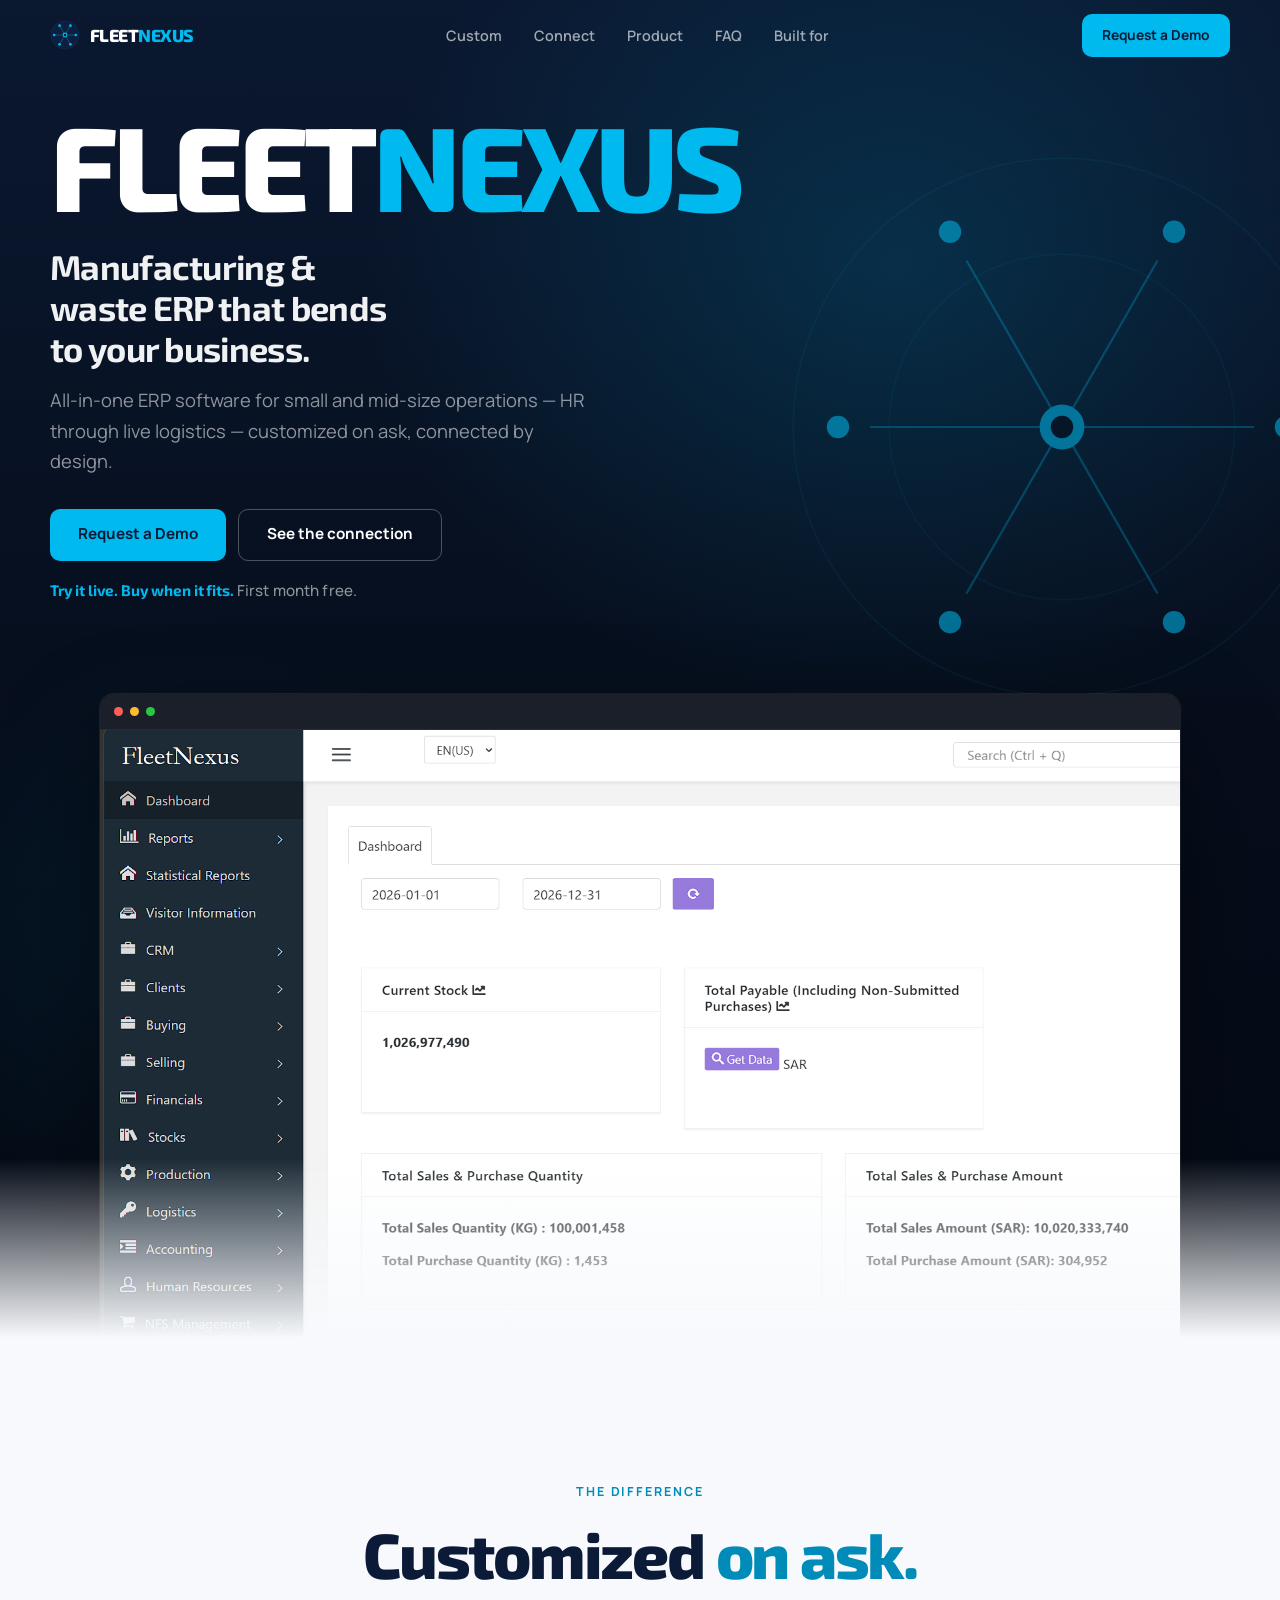
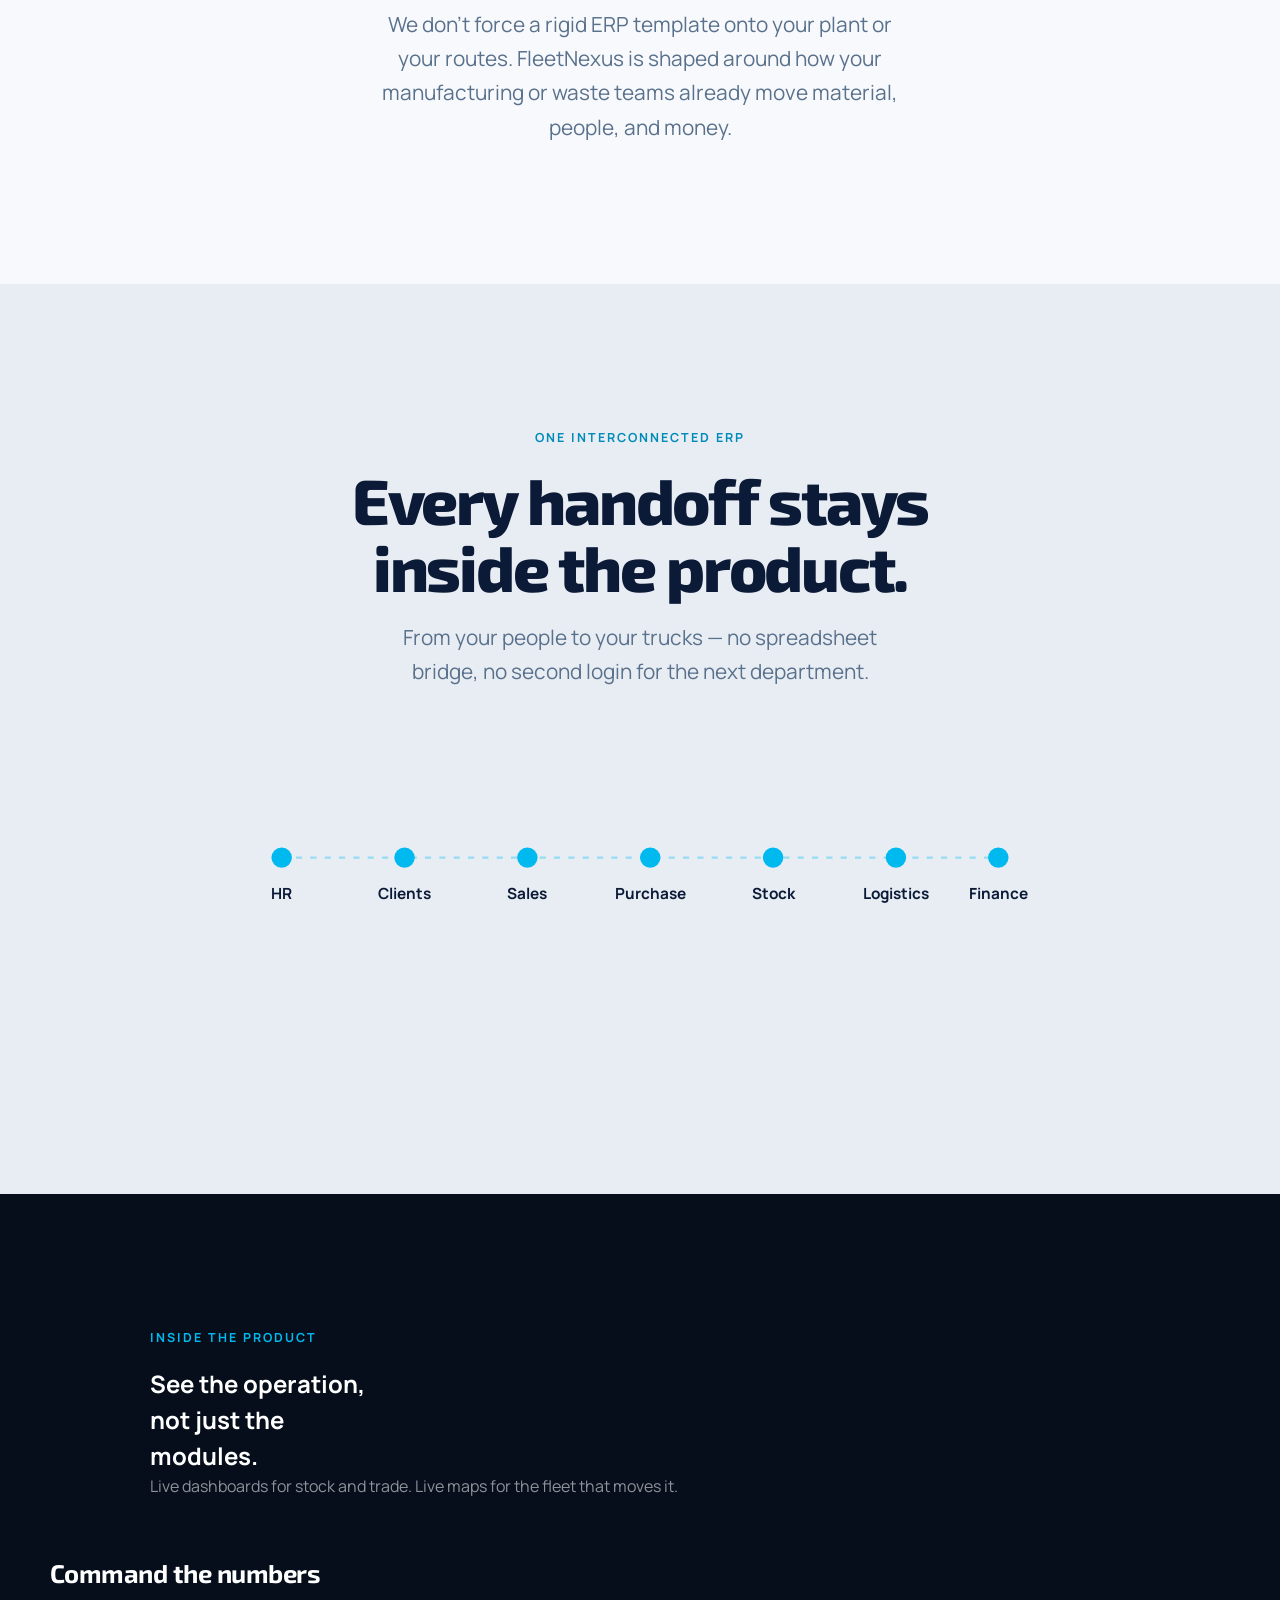
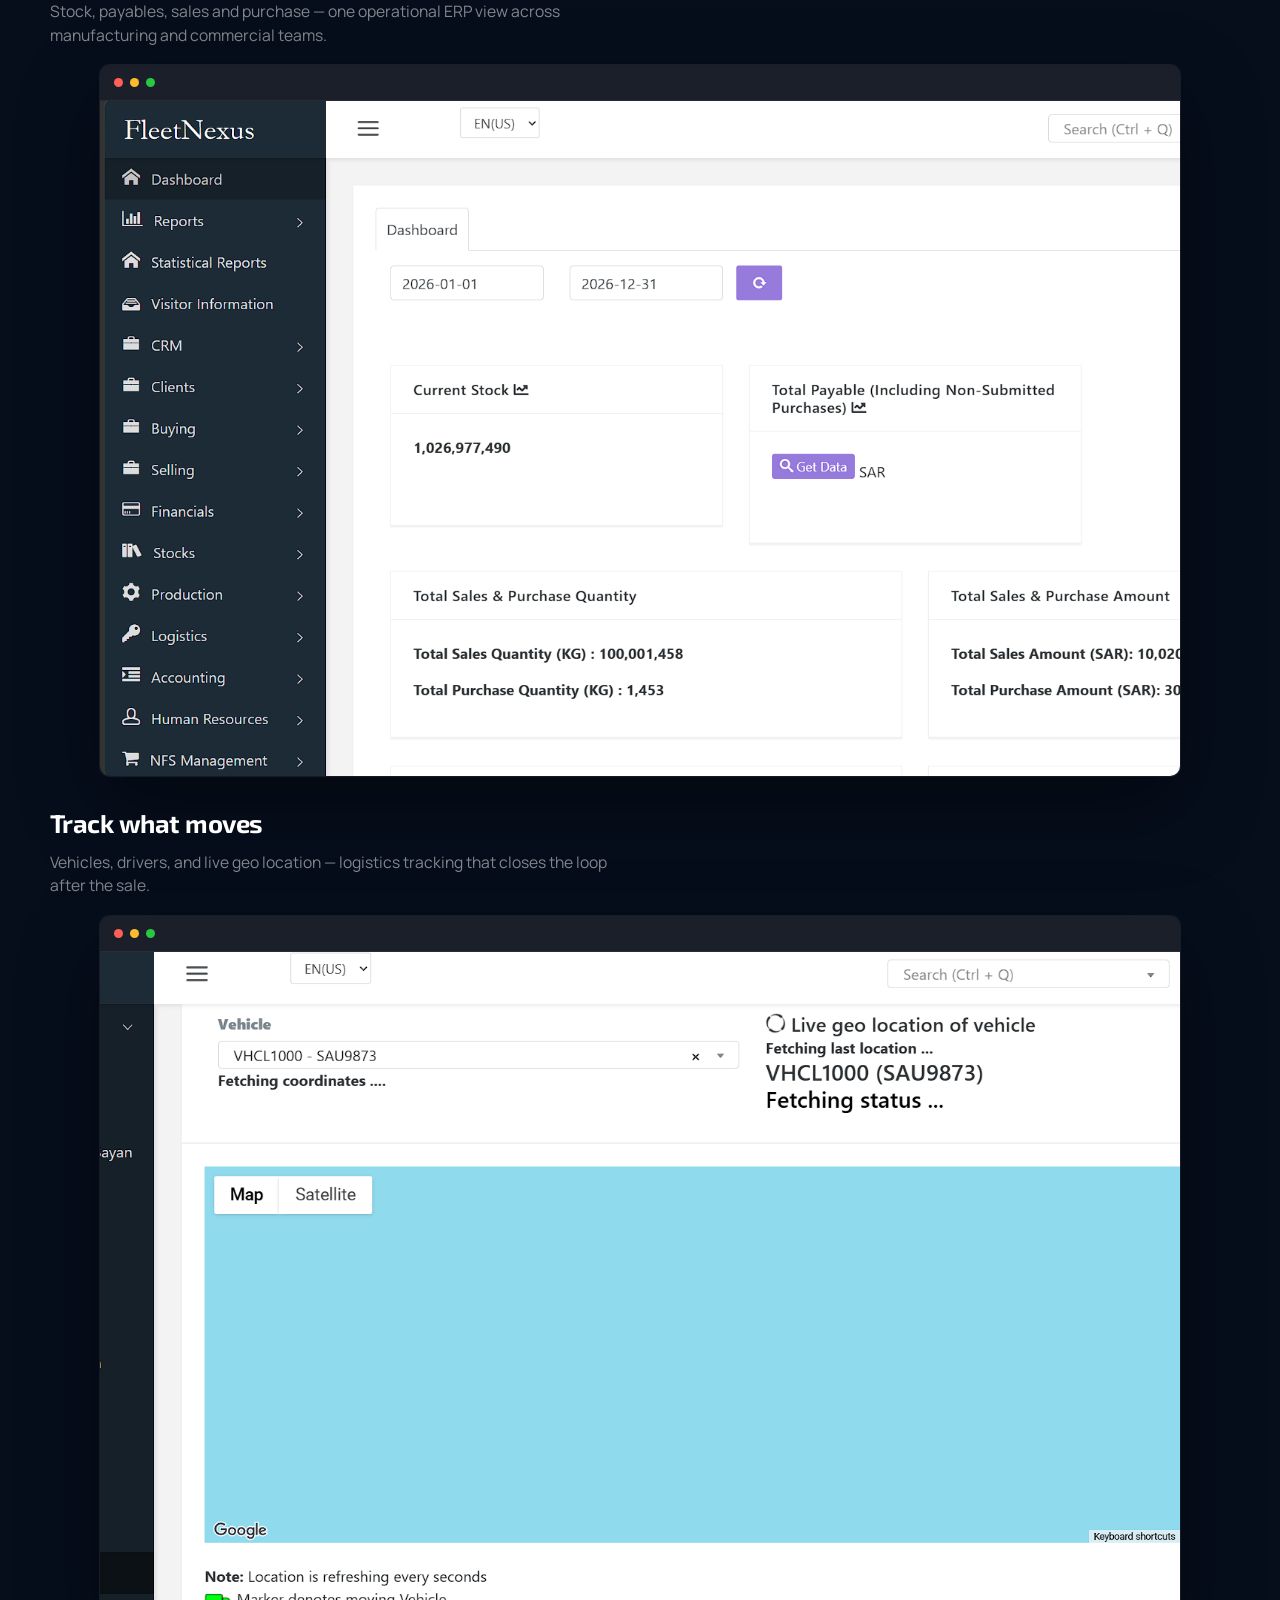
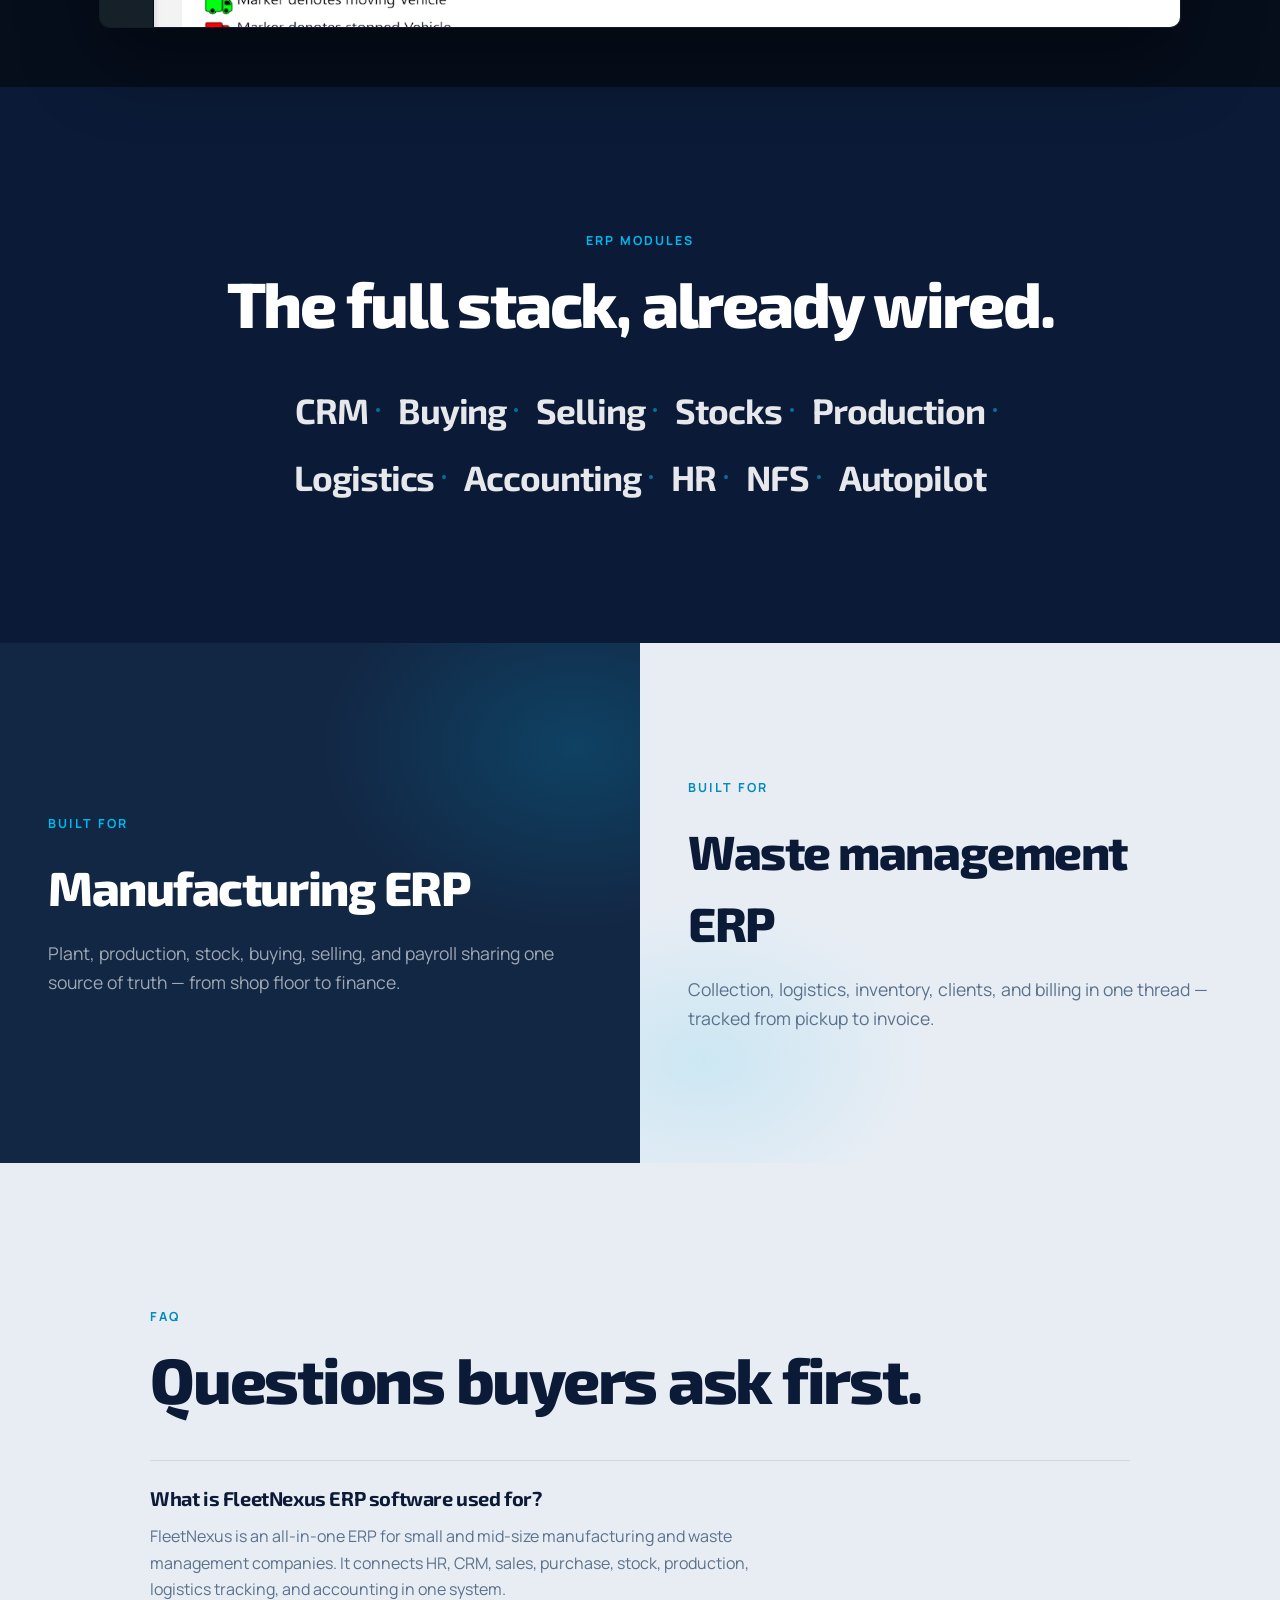
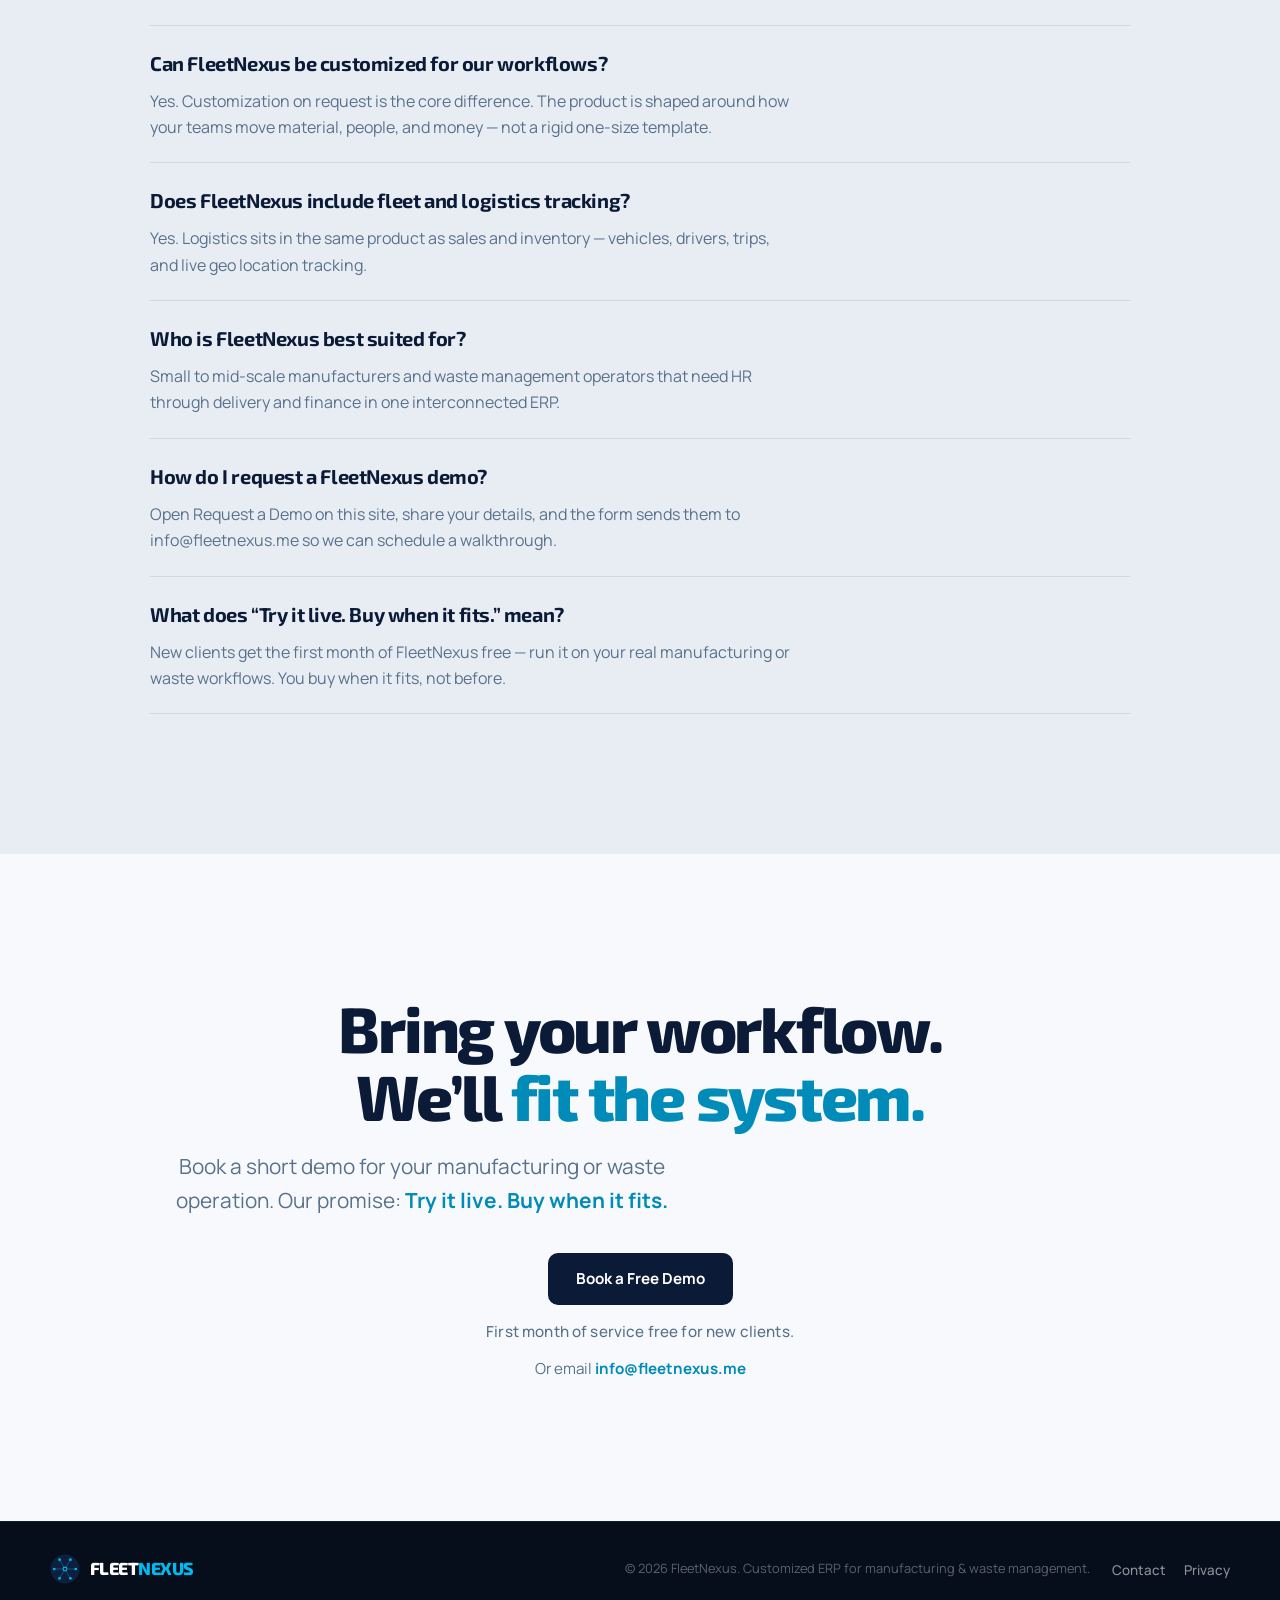
<file: index.html>
<!DOCTYPE html>
<html lang="en">
<head>
  <meta charset="UTF-8">
  <meta name="viewport" content="width=device-width, initial-scale=1">
  <title>FleetNexus | Manufacturing &amp; Waste Management ERP Software</title>
  <meta name="description" content="FleetNexus is a customized all-in-one ERP for small and mid-size manufacturing and waste management. Connect HR, CRM, sales, purchase, production, logistics tracking, inventory, and accounting in one system.">
  <meta name="robots" content="index, follow, max-image-preview:large, max-snippet:-1, max-video-preview:-1">
  <meta name="author" content="FleetNexus">
  <meta name="theme-color" content="#060E1C">
  <meta name="keywords" content="manufacturing ERP, waste management ERP, fleet logistics ERP, customized ERP software, inventory production accounting HR, small mid size ERP">
  <link rel="canonical" href="https://fleetnexus.me/">
  <link rel="alternate" hreflang="en" href="https://fleetnexus.me/">
  <link rel="icon" href="favicon.svg" type="image/svg+xml">
  <link rel="sitemap" type="application/xml" title="Sitemap" href="https://fleetnexus.me/sitemap.xml">

  <meta property="og:type" content="website">
  <meta property="og:url" content="https://fleetnexus.me/">
  <meta property="og:title" content="FleetNexus | Manufacturing &amp; Waste Management ERP Software">
  <meta property="og:description" content="Customized all-in-one ERP — HR to live logistics — for manufacturing and waste management operations.">
  <meta property="og:image" content="https://fleetnexus.me/og-image.svg">
  <meta property="og:image:alt" content="FleetNexus customized ERP for manufacturing and waste management">
  <meta property="og:site_name" content="FleetNexus">
  <meta property="og:locale" content="en_US">

  <meta name="twitter:card" content="summary_large_image">
  <meta name="twitter:title" content="FleetNexus | Manufacturing &amp; Waste Management ERP">
  <meta name="twitter:description" content="All-in-one interconnected ERP. Customized on request for manufacturing and waste management.">
  <meta name="twitter:image" content="https://fleetnexus.me/og-image.svg">

  <link rel="preconnect" href="https://fonts.googleapis.com">
  <link rel="preconnect" href="https://fonts.gstatic.com" crossorigin>
  <link rel="stylesheet" href="https://fonts.googleapis.com/css2?family=Exo+2:wght@700;800&family=Manrope:wght@400;500;600;700&display=swap">
  <link rel="stylesheet" href="css/styles.css">

  <script type="application/ld+json">
  {
    "@context": "https://schema.org",
    "@graph": [
      {
        "@type": "Organization",
        "@id": "https://fleetnexus.me/#organization",
        "name": "FleetNexus",
        "url": "https://fleetnexus.me/",
        "logo": {
          "@type": "ImageObject",
          "url": "https://fleetnexus.me/favicon.svg"
        },
        "email": "info@fleetnexus.me",
        "description": "Customized all-in-one ERP software for small and mid-size manufacturing and waste management companies.",
        "knowsAbout": [
          "Manufacturing ERP",
          "Waste management software",
          "Fleet logistics tracking",
          "Inventory and production",
          "HR and payroll",
          "Sales and procurement"
        ]
      },
      {
        "@type": "WebSite",
        "@id": "https://fleetnexus.me/#website",
        "url": "https://fleetnexus.me/",
        "name": "FleetNexus",
        "description": "Manufacturing and waste management ERP software — customized and fully interconnected.",
        "publisher": { "@id": "https://fleetnexus.me/#organization" },
        "inLanguage": "en",
        "potentialAction": {
          "@type": "CommunicateAction",
          "name": "Request a Demo",
          "target": "https://fleetnexus.me/#contact"
        }
      },
      {
        "@type": "WebPage",
        "@id": "https://fleetnexus.me/#webpage",
        "url": "https://fleetnexus.me/",
        "name": "FleetNexus | Manufacturing & Waste Management ERP Software",
        "isPartOf": { "@id": "https://fleetnexus.me/#website" },
        "about": { "@id": "https://fleetnexus.me/#organization" },
        "description": "Customized all-in-one ERP connecting HR, sales, purchase, production, logistics, and accounting for manufacturing and waste management.",
        "inLanguage": "en",
        "primaryImageOfPage": {
          "@type": "ImageObject",
          "url": "https://fleetnexus.me/assets/product-dashboard.png"
        }
      },
      {
        "@type": "SoftwareApplication",
        "@id": "https://fleetnexus.me/#software",
        "name": "FleetNexus",
        "applicationCategory": "BusinessApplication",
        "applicationSubCategory": "ERP Software",
        "operatingSystem": "Web",
        "url": "https://fleetnexus.me/",
        "image": "https://fleetnexus.me/assets/product-dashboard.png",
        "description": "Interconnected ERP covering HR, CRM, purchasing, sales, inventory, production, logistics tracking, and accounting — customized for manufacturing and waste management operations.",
        "featureList": [
          "HR and payroll",
          "CRM and clients",
          "Sales and purchase",
          "Inventory and warehouse",
          "Plant and production",
          "Live fleet logistics tracking",
          "Accounting and finance",
          "Customization on request"
        ],
        "offers": {
          "@type": "Offer",
          "price": "0",
          "priceCurrency": "USD",
          "description": "Try it live. Buy when it fits. — first month of FleetNexus service free for new clients"
        },
        "provider": { "@id": "https://fleetnexus.me/#organization" }
      },
      {
        "@type": "FAQPage",
        "@id": "https://fleetnexus.me/#faq",
        "mainEntity": [
          {
            "@type": "Question",
            "name": "What is FleetNexus ERP software used for?",
            "acceptedAnswer": {
              "@type": "Answer",
              "text": "FleetNexus is an all-in-one ERP for small and mid-size manufacturing and waste management companies. It connects HR, CRM, sales, purchase, stock, production, logistics tracking, and accounting in one system."
            }
          },
          {
            "@type": "Question",
            "name": "Can FleetNexus be customized for our workflows?",
            "acceptedAnswer": {
              "@type": "Answer",
              "text": "Yes. Customization on request is the core difference. FleetNexus is shaped around how your teams move material, people, and money — not a rigid one-size template."
            }
          },
          {
            "@type": "Question",
            "name": "Does FleetNexus include fleet and logistics tracking?",
            "acceptedAnswer": {
              "@type": "Answer",
              "text": "Yes. Logistics is part of the same product as sales and inventory, including vehicles, drivers, trips, and live geo location tracking."
            }
          },
          {
            "@type": "Question",
            "name": "Who is FleetNexus best suited for?",
            "acceptedAnswer": {
              "@type": "Answer",
              "text": "FleetNexus is built for small to mid-scale manufacturers and waste management operators that need HR through delivery and finance in one interconnected ERP."
            }
          },
          {
            "@type": "Question",
            "name": "How do I request a FleetNexus demo?",
            "acceptedAnswer": {
              "@type": "Answer",
              "text": "Use the Request a Demo form on fleetnexus.me. Your details are sent to info@fleetnexus.me and the team will follow up to schedule a walkthrough."
            }
          },
          {
            "@type": "Question",
            "name": "What does “Try it live. Buy when it fits.” mean?",
            "acceptedAnswer": {
              "@type": "Answer",
              "text": "New FleetNexus clients get the first month of service free so you can run the ERP on your real manufacturing or waste workflows. You buy when it fits — not before."
            }
          }
        ]
      }
    ]
  }
  </script>
</head>
<body>
  <a class="skip-link" href="#main">Skip to content</a>

  <svg xmlns="http://www.w3.org/2000/svg" style="position:absolute;width:0;height:0;overflow:hidden" aria-hidden="true">
    <symbol id="fn-icon" viewBox="0 0 100 100">
      <circle cx="50" cy="50" r="47" fill="#0D1E3F"/>
      <circle cx="50" cy="50" r="47" fill="none" stroke="#00BAEF" stroke-width="1.2" opacity="0.25"/>
      <line x1="50" y1="50" x2="86" y2="50" stroke="#00BAEF" stroke-width="1.6" opacity="0.75"/>
      <line x1="50" y1="50" x2="68" y2="19" stroke="#00BAEF" stroke-width="1.6" opacity="0.75"/>
      <line x1="50" y1="50" x2="32" y2="19" stroke="#00BAEF" stroke-width="1.6" opacity="0.75"/>
      <line x1="50" y1="50" x2="14" y2="50" stroke="#00BAEF" stroke-width="1.6" opacity="0.75"/>
      <line x1="50" y1="50" x2="32" y2="81" stroke="#00BAEF" stroke-width="1.6" opacity="0.75"/>
      <line x1="50" y1="50" x2="68" y2="81" stroke="#00BAEF" stroke-width="1.6" opacity="0.75"/>
      <circle cx="86" cy="50" r="4.5" fill="#00BAEF"/>
      <circle cx="68" cy="19" r="4.5" fill="#00BAEF"/>
      <circle cx="32" cy="19" r="4.5" fill="#00BAEF"/>
      <circle cx="14" cy="50" r="4.5" fill="#00BAEF"/>
      <circle cx="32" cy="81" r="4.5" fill="#00BAEF"/>
      <circle cx="68" cy="81" r="4.5" fill="#00BAEF"/>
      <circle cx="50" cy="50" r="8" fill="#00BAEF"/>
      <circle cx="50" cy="50" r="4.5" fill="#0D1E3F"/>
    </symbol>
  </svg>

  <header class="site-header" id="site-header">
    <div class="nav-inner">
      <a href="/" class="logo-mark" aria-label="FleetNexus home">
        <svg class="icon" aria-hidden="true"><use href="#fn-icon"/></svg>
        <span class="wordmark"><span class="fleet">FLEET</span><span class="nexus">NEXUS</span></span>
      </a>
      <nav aria-label="Primary">
        <ul class="nav-links">
          <li><a href="#custom">Custom</a></li>
          <li><a href="#connect">Connect</a></li>
          <li><a href="#product">Product</a></li>
          <li><a href="#faq">FAQ</a></li>
          <li><a href="#built-for">Built for</a></li>
        </ul>
      </nav>
      <button type="button" class="nav-cta" data-open-demo>Request a Demo</button>
      <button class="nav-toggle" type="button" id="nav-toggle" aria-expanded="false" aria-controls="mobile-panel" aria-label="Open menu">
        <span class="nav-toggle-bars" aria-hidden="true"><span></span><span></span><span></span></span>
      </button>
    </div>
    <div class="mobile-panel" id="mobile-panel" hidden>
      <a href="#custom">Custom</a>
      <a href="#connect">Connect</a>
      <a href="#product">Product</a>
      <a href="#faq">FAQ</a>
      <a href="#built-for">Built for</a>
      <button type="button" class="mobile-cta" data-open-demo>Request a Demo</button>
    </div>
  </header>

  <main id="main">
    <section class="hero" aria-labelledby="hero-heading">
      <div class="hero-atmosphere" aria-hidden="true"></div>
      <svg class="hero-network" viewBox="0 0 400 400" fill="none" aria-hidden="true">
        <circle cx="200" cy="200" r="168" stroke="rgba(0,186,239,0.12)" stroke-width="1"/>
        <circle cx="200" cy="200" r="108" stroke="rgba(0,186,239,0.1)" stroke-width="1"/>
        <line class="spoke" style="animation-delay:0.1s" x1="200" y1="200" x2="340" y2="200" stroke="#00BAEF" stroke-width="1.4" opacity="0.5"/>
        <line class="spoke" style="animation-delay:0.2s" x1="200" y1="200" x2="270" y2="78" stroke="#00BAEF" stroke-width="1.4" opacity="0.5"/>
        <line class="spoke" style="animation-delay:0.3s" x1="200" y1="200" x2="130" y2="78" stroke="#00BAEF" stroke-width="1.4" opacity="0.5"/>
        <line class="spoke" style="animation-delay:0.4s" x1="200" y1="200" x2="60" y2="200" stroke="#00BAEF" stroke-width="1.4" opacity="0.5"/>
        <line class="spoke" style="animation-delay:0.5s" x1="200" y1="200" x2="130" y2="322" stroke="#00BAEF" stroke-width="1.4" opacity="0.5"/>
        <line class="spoke" style="animation-delay:0.6s" x1="200" y1="200" x2="270" y2="322" stroke="#00BAEF" stroke-width="1.4" opacity="0.5"/>
        <circle class="node" cx="340" cy="200" r="7" fill="#00BAEF"/>
        <circle class="node" style="animation-delay:0.4s" cx="270" cy="78" r="7" fill="#00BAEF"/>
        <circle class="node" style="animation-delay:0.8s" cx="130" cy="78" r="7" fill="#00BAEF"/>
        <circle class="node" cx="60" cy="200" r="7" fill="#00BAEF"/>
        <circle class="node" style="animation-delay:0.4s" cx="130" cy="322" r="7" fill="#00BAEF"/>
        <circle class="node" style="animation-delay:0.8s" cx="270" cy="322" r="7" fill="#00BAEF"/>
        <circle cx="200" cy="200" r="14" fill="#00BAEF"/>
        <circle cx="200" cy="200" r="7" fill="#060E1C"/>
      </svg>

      <div class="hero-content">
        <p class="hero-brand"><span class="fleet">FLEET</span><span class="nexus">NEXUS</span></p>
        <h1 id="hero-heading">Manufacturing &amp; waste ERP that bends to your business.</h1>
        <p class="hero-sub">All-in-one ERP software for small and mid-size operations — HR through live logistics — customized on ask, connected by design.</p>
        <div class="hero-actions">
          <button type="button" class="btn btn-primary" data-open-demo>Request a Demo</button>
          <a class="btn btn-ghost" href="#connect">See the connection</a>
        </div>
        <p class="offer-line"><span class="offer-tag">Try it live. Buy when it fits.</span> First month free.</p>
      </div>

      <div class="hero-stage">
        <div class="device">
          <div class="device-bar" aria-hidden="true"><i></i><i></i><i></i></div>
          <img
            src="assets/product-dashboard.png"
            width="1600"
            height="900"
            alt="FleetNexus manufacturing ERP dashboard showing stock, sales, purchase and module navigation"
            fetchpriority="high"
          >
        </div>
      </div>
    </section>

    <section class="band usp center" id="custom" aria-labelledby="usp-heading">
      <div class="band-inner">
        <span class="eyebrow reveal">The difference</span>
        <h2 id="usp-heading" class="reveal">Customized <em>on ask.</em></h2>
        <p class="lead reveal">We don’t force a rigid ERP template onto your plant or your routes. FleetNexus is shaped around how your manufacturing or waste teams already move material, people, and money.</p>
      </div>
    </section>

    <section class="band flow" id="connect" aria-labelledby="flow-heading">
      <div class="band-inner center">
        <span class="eyebrow reveal">One interconnected ERP</span>
        <h2 id="flow-heading" class="reveal">Every handoff stays inside the product.</h2>
        <p class="lead reveal">From your people to your trucks — no spreadsheet bridge, no second login for the next department.</p>

        <div class="flow-diagram reveal" aria-hidden="true">
          <svg viewBox="0 0 840 220" fill="none" xmlns="http://www.w3.org/2000/svg">
            <path d="M70 110 H770" stroke="#00BAEF" stroke-width="2" stroke-opacity="0.35" stroke-dasharray="6 8"/>
            <g font-family="Exo 2, sans-serif" font-weight="700" font-size="15" text-anchor="middle">
              <circle cx="70" cy="110" r="10" fill="#00BAEF"/>
              <text x="70" y="150" fill="#0B1A36">HR</text>
              <circle cx="190" cy="110" r="10" fill="#00BAEF"/>
              <text x="190" y="150" fill="#0B1A36">Clients</text>
              <circle cx="310" cy="110" r="10" fill="#00BAEF"/>
              <text x="310" y="150" fill="#0B1A36">Sales</text>
              <circle cx="430" cy="110" r="10" fill="#00BAEF"/>
              <text x="430" y="150" fill="#0B1A36">Purchase</text>
              <circle cx="550" cy="110" r="10" fill="#00BAEF"/>
              <text x="550" y="150" fill="#0B1A36">Stock</text>
              <circle cx="670" cy="110" r="10" fill="#00BAEF"/>
              <text x="670" y="150" fill="#0B1A36">Logistics</text>
              <circle cx="770" cy="110" r="10" fill="#00BAEF"/>
              <text x="770" y="150" fill="#0B1A36">Finance</text>
            </g>
          </svg>
        </div>
        <p class="flow-caption reveal">Built for small to mid-scale manufacturers and waste management operators who need the whole chain in one ERP.</p>
      </div>
    </section>

    <section class="showcase" id="product" aria-labelledby="product-heading">
      <div class="band-inner">
        <span class="eyebrow reveal">Inside the product</span>
        <h2 id="product-heading" class="reveal">See the operation, not just the modules.</h2>
        <p class="lead reveal">Live dashboards for stock and trade. Live maps for the fleet that moves it.</p>
      </div>

      <div class="showcase-grid">
        <article class="shot reveal">
          <h3 class="shot-label">Command the numbers</h3>
          <p class="shot-desc">Stock, payables, sales and purchase — one operational ERP view across manufacturing and commercial teams.</p>
          <div class="device">
            <div class="device-bar" aria-hidden="true"><i></i><i></i><i></i></div>
            <img
              src="assets/product-dashboard.png"
              width="1600"
              height="900"
              alt="FleetNexus ERP dashboard overview of stock and commercial KPIs"
              loading="lazy"
            >
          </div>
        </article>

        <article class="shot shot-map reveal">
          <h3 class="shot-label">Track what moves</h3>
          <p class="shot-desc">Vehicles, drivers, and live geo location — logistics tracking that closes the loop after the sale.</p>
          <div class="device">
            <div class="device-bar" aria-hidden="true"><i></i><i></i><i></i></div>
            <img
              src="assets/product-vehicles-map.png"
              width="1600"
              height="900"
              alt="FleetNexus logistics ERP vehicles map with live fleet geo tracking"
              loading="lazy"
            >
          </div>
        </article>
      </div>
    </section>

    <section class="band modules" id="modules" aria-labelledby="modules-heading">
      <div class="band-inner">
        <span class="eyebrow reveal">ERP modules</span>
        <h2 id="modules-heading" class="reveal">The full stack, already wired.</h2>
        <div class="module-cloud reveal" aria-label="FleetNexus ERP modules">
          <span>CRM</span>
          <span>Buying</span>
          <span>Selling</span>
          <span>Stocks</span>
          <span>Production</span>
          <span>Logistics</span>
          <span>Accounting</span>
          <span>HR</span>
          <span>NFS</span>
          <span>Autopilot</span>
        </div>
      </div>
    </section>

    <section class="audience" id="built-for" aria-label="Who FleetNexus ERP is built for">
      <div class="audience-panel">
        <div class="inner reveal">
          <span class="eyebrow">Built for</span>
          <h3>Manufacturing ERP</h3>
          <p>Plant, production, stock, buying, selling, and payroll sharing one source of truth — from shop floor to finance.</p>
        </div>
      </div>
      <div class="audience-panel">
        <div class="inner reveal">
          <span class="eyebrow">Built for</span>
          <h3>Waste management ERP</h3>
          <p>Collection, logistics, inventory, clients, and billing in one thread — tracked from pickup to invoice.</p>
        </div>
      </div>
    </section>

    <section class="band faq" id="faq" aria-labelledby="faq-heading">
      <div class="band-inner">
        <span class="eyebrow reveal">FAQ</span>
        <h2 id="faq-heading" class="reveal">Questions buyers ask first.</h2>
        <div class="faq-list">
          <article class="faq-item reveal">
            <h3>What is FleetNexus ERP software used for?</h3>
            <p>FleetNexus is an all-in-one ERP for small and mid-size manufacturing and waste management companies. It connects HR, CRM, sales, purchase, stock, production, logistics tracking, and accounting in one system.</p>
          </article>
          <article class="faq-item reveal">
            <h3>Can FleetNexus be customized for our workflows?</h3>
            <p>Yes. Customization on request is the core difference. The product is shaped around how your teams move material, people, and money — not a rigid one-size template.</p>
          </article>
          <article class="faq-item reveal">
            <h3>Does FleetNexus include fleet and logistics tracking?</h3>
            <p>Yes. Logistics sits in the same product as sales and inventory — vehicles, drivers, trips, and live geo location tracking.</p>
          </article>
          <article class="faq-item reveal">
            <h3>Who is FleetNexus best suited for?</h3>
            <p>Small to mid-scale manufacturers and waste management operators that need HR through delivery and finance in one interconnected ERP.</p>
          </article>
          <article class="faq-item reveal">
            <h3>How do I request a FleetNexus demo?</h3>
            <p>Open Request a Demo on this site, share your details, and the form sends them to info@fleetnexus.me so we can schedule a walkthrough.</p>
          </article>
          <article class="faq-item reveal">
            <h3>What does “Try it live. Buy when it fits.” mean?</h3>
            <p>New clients get the first month of FleetNexus free — run it on your real manufacturing or waste workflows. You buy when it fits, not before.</p>
          </article>
        </div>
      </div>
    </section>

    <section class="band cta" id="contact" aria-labelledby="contact-heading">
      <div class="band-inner">
        <h2 id="contact-heading" class="reveal">Bring your workflow.<br>We’ll <em>fit the system.</em></h2>
        <p class="lead reveal">Book a short demo for your manufacturing or waste operation. Our promise: <strong>Try it live. Buy when it fits.</strong></p>
        <button type="button" class="btn btn-solid reveal" data-open-demo>Book a Free Demo</button>
        <p class="offer-line offer-line--dark reveal">First month of service free for new clients.</p>
        <p class="cta-mail reveal">Or email <a href="mailto:info@fleetnexus.me">info@fleetnexus.me</a></p>
      </div>
    </section>
  </main>

  <footer class="site-footer">
    <div class="footer-inner">
      <a href="/" class="logo-mark" aria-label="FleetNexus home">
        <svg class="icon" aria-hidden="true"><use href="#fn-icon"/></svg>
        <span class="wordmark"><span class="fleet">FLEET</span><span class="nexus">NEXUS</span></span>
      </a>
      <div class="footer-meta">
        <p class="footer-text">&copy; 2026 FleetNexus. Customized ERP for manufacturing &amp; waste management.</p>
        <ul class="footer-links">
          <li><button type="button" class="footer-link-btn" data-open-demo>Contact</button></li>
          <li><a href="privacy.html">Privacy</a></li>
        </ul>
      </div>
    </div>
  </footer>

  <div class="demo-modal" id="demo-modal" aria-hidden="true" role="dialog" aria-modal="true" aria-labelledby="demo-modal-title">
    <div class="demo-modal__backdrop" data-close-demo tabindex="-1"></div>
    <div class="demo-modal__panel">
      <button type="button" class="demo-modal__close" data-close-demo aria-label="Close dialog">&times;</button>
      <h2 class="demo-modal__title" id="demo-modal-title">Request a Demo</h2>
      <p class="demo-modal__sub"><strong>Try it live. Buy when it fits.</strong> — first month free for new clients. We’ll reply from info@fleetnexus.me.</p>
      <form class="demo-form" id="demo-form" novalidate>
        <input class="demo-form__honey" type="text" name="_honey" tabindex="-1" autocomplete="off" aria-hidden="true">
        <label>
          Full name *
          <input type="text" name="name" required autocomplete="name" placeholder="Your name">
        </label>
        <label>
          Work email *
          <input type="email" name="email" required autocomplete="email" placeholder="you@company.com">
        </label>
        <label>
          Company
          <input type="text" name="company" autocomplete="organization" placeholder="Company name">
        </label>
        <label>
          Phone
          <input type="tel" name="phone" autocomplete="tel" placeholder="+1 …">
        </label>
        <label>
          Industry
          <select name="industry">
            <option value="">Select…</option>
            <option value="Manufacturing">Manufacturing</option>
            <option value="Waste management">Waste management</option>
            <option value="Logistics / distribution">Logistics / distribution</option>
            <option value="Other">Other</option>
          </select>
        </label>
        <label>
          What should we cover?
          <textarea name="message" placeholder="Team size, modules you care about, or customization needs…"></textarea>
        </label>
        <button type="submit" class="btn btn-solid demo-form__submit" id="demo-submit">Send demo request</button>
        <p class="demo-form__status" id="demo-form-status" role="status" aria-live="polite"></p>
        <p class="demo-form__note">Submitted to info@fleetnexus.me. We use your details only to respond about FleetNexus.</p>
      </form>
    </div>
  </div>

  <script src="js/main.js" defer></script>
</body>
</html>
</file>
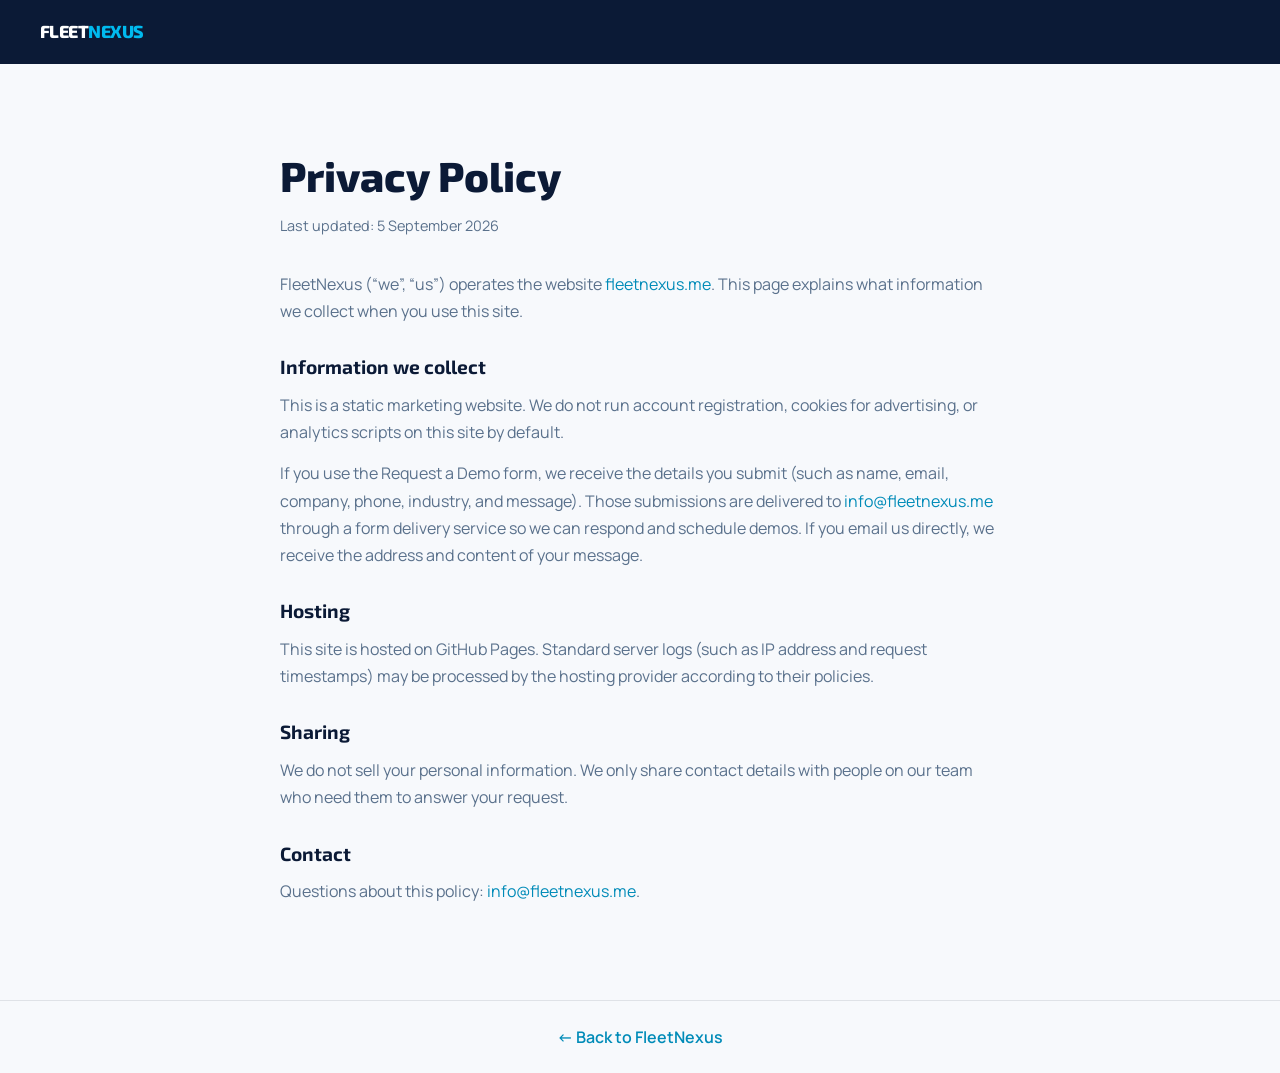
<file: privacy.html>
<!DOCTYPE html>
<html lang="en">
<head>
  <meta charset="UTF-8">
  <meta name="viewport" content="width=device-width, initial-scale=1">
  <title>Privacy Policy | FleetNexus</title>
  <meta name="description" content="Privacy policy for FleetNexus — how we handle information when you visit fleetnexus.me or contact us for a demo.">
  <meta name="robots" content="index, follow">
  <link rel="canonical" href="https://fleetnexus.me/privacy.html">
  <link rel="icon" href="favicon.svg" type="image/svg+xml">
  <meta name="theme-color" content="#0D1E3F">
  <link rel="preconnect" href="https://fonts.googleapis.com">
  <link rel="preconnect" href="https://fonts.gstatic.com" crossorigin>
  <link rel="stylesheet" href="https://fonts.googleapis.com/css2?family=Exo+2:wght@700;800&family=Manrope:wght@400;500;600;700&display=swap">
  <link rel="stylesheet" href="css/styles.css">
</head>
<body class="page-privacy">
  <header class="privacy-header">
    <a class="logo-mark" href="/">
      <span class="wordmark"><span class="fleet">FLEET</span><span class="nexus">NEXUS</span></span>
    </a>
  </header>
  <main class="privacy-main">
    <h1>Privacy Policy</h1>
    <p class="updated">Last updated: 5 September 2026</p>

    <p>FleetNexus (“we”, “us”) operates the website <a href="https://fleetnexus.me/">fleetnexus.me</a>. This page explains what information we collect when you use this site.</p>

    <h2>Information we collect</h2>
    <p>This is a static marketing website. We do not run account registration, cookies for advertising, or analytics scripts on this site by default.</p>
    <p>If you use the Request a Demo form, we receive the details you submit (such as name, email, company, phone, industry, and message). Those submissions are delivered to <a href="mailto:info@fleetnexus.me">info@fleetnexus.me</a> through a form delivery service so we can respond and schedule demos. If you email us directly, we receive the address and content of your message.</p>

    <h2>Hosting</h2>
    <p>This site is hosted on GitHub Pages. Standard server logs (such as IP address and request timestamps) may be processed by the hosting provider according to their policies.</p>

    <h2>Sharing</h2>
    <p>We do not sell your personal information. We only share contact details with people on our team who need them to answer your request.</p>

    <h2>Contact</h2>
    <p>Questions about this policy: <a href="mailto:info@fleetnexus.me">info@fleetnexus.me</a>.</p>
  </main>
  <footer class="privacy-footer">
    <a href="/">&larr; Back to FleetNexus</a>
  </footer>
</body>
</html>
</file>
<file: css/styles.css>
:root {
  --navy: #0B1A36;
  --navy-deep: #060E1C;
  --navy-mid: #122744;
  --cyan: #00BAEF;
  --cyan-soft: #5ED4F7;
  --cyan-dark: #008BB8;
  --sand: #E8EDF4;
  --paper: #F7F9FC;
  --text: #0B1A36;
  --muted: #5A718C;
  --line: rgba(11, 26, 54, 0.1);
  --header-h: 72px;
  --ease: cubic-bezier(0.16, 1, 0.3, 1);
  --radius: 10px;
}

*, *::before, *::after { box-sizing: border-box; margin: 0; padding: 0; }

html { scroll-behavior: smooth; }

@media (prefers-reduced-motion: reduce) {
  html { scroll-behavior: auto; }
  *, *::before, *::after {
    animation-duration: 0.01ms !important;
    animation-iteration-count: 1 !important;
    transition-duration: 0.01ms !important;
  }
}

body {
  font-family: 'Manrope', system-ui, sans-serif;
  background: var(--paper);
  color: var(--text);
  line-height: 1.5;
  -webkit-font-smoothing: antialiased;
  overflow-x: hidden;
}

img { display: block; max-width: 100%; height: auto; }
a { color: inherit; text-decoration: none; }
button { font: inherit; cursor: pointer; border: none; background: none; color: inherit; }
ul { list-style: none; }

.skip-link {
  position: absolute;
  left: 16px;
  top: -120px;
  z-index: 400;
  background: var(--cyan);
  color: var(--navy);
  padding: 12px 18px;
  border-radius: var(--radius);
  font-weight: 700;
}
.skip-link:focus { top: 16px; }

:focus-visible {
  outline: 2px solid var(--cyan);
  outline-offset: 3px;
}

/* ========== HEADER ========== */
.site-header {
  position: fixed;
  inset: 0 0 auto;
  z-index: 200;
  height: var(--header-h);
  display: flex;
  align-items: center;
  transition: background 0.35s var(--ease), border-color 0.35s;
  border-bottom: 1px solid transparent;
  background: transparent;
}

.site-header.is-scrolled,
.site-header.is-open {
  background: rgba(6, 14, 28, 0.92);
  backdrop-filter: blur(18px);
  -webkit-backdrop-filter: blur(18px);
  border-bottom-color: rgba(0, 186, 239, 0.1);
}

.nav-inner {
  width: min(1180px, calc(100% - 40px));
  margin: 0 auto;
  display: flex;
  align-items: center;
  justify-content: space-between;
  gap: 24px;
}

.logo-mark {
  display: inline-flex;
  align-items: center;
  gap: 10px;
}

.logo-mark .icon { width: 30px; height: 30px; }

.logo-mark .wordmark {
  font-family: 'Exo 2', sans-serif;
  font-weight: 800;
  font-size: 1.1rem;
  letter-spacing: -0.03em;
  line-height: 1;
}

.logo-mark .fleet { color: #fff; }
.logo-mark .nexus { color: var(--cyan); }

.nav-links {
  display: none;
  gap: 32px;
}

.nav-links a {
  color: rgba(255, 255, 255, 0.62);
  font-size: 0.9rem;
  font-weight: 600;
  transition: color 0.2s;
}

.nav-links a:hover { color: #fff; }

.nav-cta {
  display: none;
  padding: 11px 20px;
  background: var(--cyan);
  color: var(--navy);
  font-weight: 700;
  font-size: 0.86rem;
  border-radius: var(--radius);
  transition: background 0.2s, transform 0.2s;
}

.nav-cta:hover {
  background: var(--cyan-soft);
  transform: translateY(-1px);
}

.nav-toggle {
  width: 44px;
  height: 44px;
  display: grid;
  place-items: center;
  color: #fff;
}

.nav-toggle-bars {
  width: 20px;
  height: 14px;
  position: relative;
}

.nav-toggle-bars span {
  position: absolute;
  left: 0;
  right: 0;
  height: 2px;
  background: currentColor;
  transition: top 0.25s var(--ease), transform 0.25s var(--ease), opacity 0.2s;
}

.nav-toggle-bars span:nth-child(1) { top: 0; }
.nav-toggle-bars span:nth-child(2) { top: 6px; }
.nav-toggle-bars span:nth-child(3) { top: 12px; }

.site-header.is-open .nav-toggle-bars span:nth-child(1) {
  top: 6px;
  transform: rotate(45deg);
}
.site-header.is-open .nav-toggle-bars span:nth-child(2) { opacity: 0; }
.site-header.is-open .nav-toggle-bars span:nth-child(3) {
  top: 6px;
  transform: rotate(-45deg);
}

.mobile-panel {
  display: none;
  position: absolute;
  left: 0;
  right: 0;
  top: var(--header-h);
  background: var(--navy-deep);
  padding: 8px 20px 28px;
  border-bottom: 1px solid rgba(0, 186, 239, 0.12);
}

.site-header.is-open .mobile-panel { display: block; }

.mobile-panel a {
  display: block;
  padding: 15px 4px;
  color: rgba(255, 255, 255, 0.88);
  font-weight: 600;
  border-bottom: 1px solid rgba(255, 255, 255, 0.06);
}

.mobile-panel .mobile-cta {
  margin-top: 18px;
  text-align: center;
  background: var(--cyan);
  color: var(--navy);
  border: 0;
  border-radius: var(--radius);
  padding: 14px;
  font-weight: 700;
}

/* ========== BUTTONS ========== */
.btn {
  display: inline-flex;
  align-items: center;
  justify-content: center;
  min-height: 52px;
  padding: 0 28px;
  border-radius: var(--radius);
  font-weight: 700;
  font-size: 0.95rem;
  transition: background 0.2s, transform 0.2s, box-shadow 0.2s, color 0.2s, border-color 0.2s;
}

.btn-primary {
  background: var(--cyan);
  color: var(--navy);
}

.btn-primary:hover {
  background: var(--cyan-soft);
  transform: translateY(-2px);
  box-shadow: 0 16px 40px rgba(0, 186, 239, 0.25);
}

.btn-ghost {
  border: 1px solid rgba(255, 255, 255, 0.28);
  color: #fff;
}

.btn-ghost:hover {
  border-color: var(--cyan);
  color: var(--cyan);
}

.btn-solid {
  background: var(--navy);
  color: #fff;
}

.btn-solid:hover {
  background: var(--navy-mid);
  transform: translateY(-2px);
}

/* ========== HERO ========== */
.hero {
  position: relative;
  min-height: 100svh;
  background: var(--navy-deep);
  color: #fff;
  display: grid;
  align-content: end;
  padding: calc(var(--header-h) + 40px) 0 0;
  overflow: hidden;
}

.hero-atmosphere {
  position: absolute;
  inset: 0;
  pointer-events: none;
  background:
    radial-gradient(ellipse 70% 55% at 70% 20%, rgba(0, 186, 239, 0.16), transparent 60%),
    radial-gradient(ellipse 50% 40% at 15% 70%, rgba(0, 186, 239, 0.07), transparent 55%),
    linear-gradient(180deg, #0A1830 0%, #060E1C 55%, #040A14 100%);
}

.hero-network {
  position: absolute;
  right: -8%;
  top: 12%;
  width: min(58vw, 640px);
  opacity: 0.45;
  pointer-events: none;
}

.hero-network .spoke {
  stroke-dasharray: 120;
  stroke-dashoffset: 120;
  animation: draw 1.6s var(--ease) forwards;
}

.hero-network .node {
  animation: pulse 3s ease-in-out infinite;
}

@keyframes draw {
  to { stroke-dashoffset: 0; }
}

@keyframes pulse {
  0%, 100% { opacity: 0.45; }
  50% { opacity: 1; }
}

.hero-content {
  position: relative;
  z-index: 2;
  width: min(1180px, calc(100% - 40px));
  margin: 0 auto;
  padding-bottom: 36px;
}

.hero-brand {
  font-family: 'Exo 2', sans-serif;
  font-weight: 800;
  font-size: clamp(3.2rem, 12vw, 7.5rem);
  letter-spacing: -0.045em;
  line-height: 0.88;
  margin-bottom: 28px;
}

.hero-brand .nexus { color: var(--cyan); }

.hero h1 {
  font-family: 'Exo 2', sans-serif;
  font-weight: 700;
  font-size: clamp(1.35rem, 3.4vw, 2.15rem);
  line-height: 1.2;
  letter-spacing: -0.02em;
  max-width: 16ch;
  text-wrap: balance;
  margin-bottom: 16px;
  color: rgba(255, 255, 255, 0.94);
}

.hero-sub {
  font-size: clamp(1rem, 2vw, 1.15rem);
  color: rgba(255, 255, 255, 0.55);
  max-width: 34rem;
  line-height: 1.65;
  margin-bottom: 32px;
}

.hero-actions {
  display: flex;
  flex-wrap: wrap;
  gap: 12px;
}

.offer-line {
  margin-top: 18px;
  font-size: 0.95rem;
  font-weight: 500;
  color: rgba(255, 255, 255, 0.55);
  letter-spacing: 0.01em;
}

.offer-tag {
  font-family: 'Exo 2', sans-serif;
  font-weight: 700;
  color: var(--cyan);
  letter-spacing: -0.01em;
}

.offer-line--dark {
  color: var(--muted);
  margin-top: 16px;
  margin-bottom: 0;
}

.offer-line--dark .offer-tag,
.cta .lead strong {
  color: var(--cyan-dark);
}

.cta .offer-line--dark + .cta-mail {
  margin-top: 14px;
}

.hero-stage {
  position: relative;
  z-index: 2;
  margin-top: clamp(40px, 7vw, 72px);
  padding: 0 clamp(16px, 3vw, 32px);
}

.hero-stage::after {
  content: '';
  position: absolute;
  left: 0;
  right: 0;
  bottom: 0;
  height: 28%;
  background: linear-gradient(to top, var(--paper), transparent);
  pointer-events: none;
  z-index: 2;
}

.device {
  position: relative;
  width: min(1080px, 100%);
  margin: 0 auto;
  border-radius: 14px 14px 0 0;
  overflow: hidden;
  background: #111;
  box-shadow:
    0 0 0 1px rgba(255, 255, 255, 0.08),
    0 40px 100px rgba(0, 0, 0, 0.45);
  transform: translateY(0);
  animation: rise 1.1s var(--ease) 0.2s both;
}

@keyframes rise {
  from {
    opacity: 0;
    transform: translateY(48px);
  }
  to {
    opacity: 1;
    transform: translateY(0);
  }
}

.device-bar {
  display: flex;
  align-items: center;
  gap: 7px;
  height: 36px;
  padding: 0 14px;
  background: #1a1f2a;
  border-bottom: 1px solid rgba(255, 255, 255, 0.06);
}

.device-bar i {
  width: 9px;
  height: 9px;
  border-radius: 50%;
  background: #3a4254;
}

.device-bar i:nth-child(1) { background: #ff5f57; }
.device-bar i:nth-child(2) { background: #febc2e; }
.device-bar i:nth-child(3) { background: #28c840; }

.device img {
  width: 100%;
  aspect-ratio: 16 / 9;
  object-fit: cover;
  object-position: left top;
}

/* ========== SECTIONS ========== */
.band {
  padding: clamp(88px, 14vw, 140px) 0;
}

.band-inner {
  width: min(980px, calc(100% - 40px));
  margin: 0 auto;
}

.eyebrow {
  display: inline-block;
  font-size: 0.78rem;
  font-weight: 700;
  letter-spacing: 0.16em;
  text-transform: uppercase;
  color: var(--cyan-dark);
  margin-bottom: 18px;
}

.band h2 {
  font-family: 'Exo 2', sans-serif;
  font-weight: 800;
  font-size: clamp(2.2rem, 6vw, 4rem);
  letter-spacing: -0.035em;
  line-height: 1.05;
  text-wrap: balance;
  margin-bottom: 20px;
}

.band p.lead {
  font-size: clamp(1.05rem, 2.2vw, 1.3rem);
  color: var(--muted);
  max-width: 34rem;
  line-height: 1.65;
}

.center { text-align: center; }
.center .lead { margin-inline: auto; }

.reveal {
  opacity: 0;
  transform: translateY(36px);
  transition: opacity 0.9s var(--ease), transform 0.9s var(--ease);
}

.reveal.is-in {
  opacity: 1;
  transform: none;
}

/* USP */
.usp {
  background: var(--paper);
}

.usp h2 em {
  font-style: normal;
  color: var(--cyan-dark);
}

/* FLOW */
.flow {
  background: var(--sand);
  position: relative;
  overflow: hidden;
}

.flow-diagram {
  margin-top: 56px;
  width: 100%;
  max-width: 860px;
  margin-inline: auto;
}

.flow-diagram svg {
  width: 100%;
  height: auto;
}

.flow-caption {
  margin-top: 28px;
  text-align: center;
  color: var(--muted);
  font-size: 1.05rem;
  max-width: 36rem;
  margin-inline: auto;
}

/* SHOWCASE */
.showcase {
  background: var(--navy-deep);
  color: #fff;
  padding: clamp(88px, 12vw, 130px) 0 clamp(40px, 6vw, 60px);
}

.showcase .eyebrow { color: var(--cyan); }

.showcase h2 {
  color: #fff;
  max-width: 14ch;
}

.showcase .lead {
  color: rgba(255, 255, 255, 0.55);
}

.showcase-grid {
  width: min(1180px, calc(100% - 40px));
  margin: 56px auto 0;
  display: grid;
  gap: 28px;
}

.shot {
  position: relative;
}

.shot-label {
  font-family: 'Exo 2', sans-serif;
  font-weight: 700;
  font-size: clamp(1.2rem, 2.5vw, 1.6rem);
  letter-spacing: -0.02em;
  margin-bottom: 8px;
}

.shot-desc {
  color: rgba(255, 255, 255, 0.5);
  font-size: 0.98rem;
  margin-bottom: 18px;
  max-width: 36rem;
}

.shot .device {
  border-radius: var(--radius);
  animation: none;
  box-shadow:
    0 0 0 1px rgba(255, 255, 255, 0.07),
    0 30px 80px rgba(0, 0, 0, 0.4);
}

.shot .device img {
  aspect-ratio: 16 / 10;
}

.shot-map .device img {
  object-position: center 35%;
}

/* MODULES */
.modules {
  background: var(--navy);
  color: #fff;
  text-align: center;
}

.modules .eyebrow { color: var(--cyan); }

.module-cloud {
  display: flex;
  flex-wrap: wrap;
  justify-content: center;
  gap: 14px 10px;
  margin-top: 48px;
  max-width: 820px;
  margin-inline: auto;
}

.module-cloud span {
  font-family: 'Exo 2', sans-serif;
  font-weight: 700;
  font-size: clamp(1.4rem, 3.5vw, 2.2rem);
  letter-spacing: -0.03em;
  color: rgba(255, 255, 255, 0.9);
  padding: 0 10px;
  position: relative;
}

.module-cloud span:not(:last-child)::after {
  content: '';
  position: absolute;
  right: -2px;
  top: 50%;
  width: 4px;
  height: 4px;
  border-radius: 50%;
  background: var(--cyan);
  opacity: 0.55;
  transform: translateY(-50%);
}

/* AUDIENCE */
.audience {
  display: grid;
}

.audience-panel {
  padding: clamp(72px, 10vw, 110px) clamp(20px, 5vw, 48px);
  display: grid;
  align-content: center;
  min-height: 420px;
  position: relative;
  overflow: hidden;
}

.audience-panel:nth-child(1) {
  background:
    radial-gradient(ellipse 80% 70% at 90% 20%, rgba(0, 186, 239, 0.18), transparent 50%),
    var(--navy-mid);
  color: #fff;
}

.audience-panel:nth-child(2) {
  background:
    radial-gradient(ellipse 70% 60% at 10% 80%, rgba(0, 186, 239, 0.12), transparent 50%),
    var(--sand);
  color: var(--text);
}

.audience-panel .inner {
  width: min(520px, 100%);
}

.audience-panel:nth-child(1) .eyebrow { color: var(--cyan); }
.audience-panel:nth-child(1) p { color: rgba(255, 255, 255, 0.6); }
.audience-panel:nth-child(2) p { color: var(--muted); }

.audience-panel h3 {
  font-family: 'Exo 2', sans-serif;
  font-weight: 800;
  font-size: clamp(2rem, 4vw, 3rem);
  letter-spacing: -0.03em;
  margin-bottom: 16px;
}

.audience-panel p {
  font-size: 1.1rem;
  line-height: 1.65;
}

/* CTA */
.cta {
  background: var(--paper);
  text-align: center;
}

.cta h2 em {
  font-style: normal;
  color: var(--cyan-dark);
}

.cta .lead { margin-bottom: 36px; }

.cta-mail {
  margin-top: 22px;
  color: var(--muted);
  font-size: 0.95rem;
}

.cta-mail a {
  color: var(--cyan-dark);
  font-weight: 700;
}

.cta-mail a:hover { text-decoration: underline; }

/* FOOTER */
.site-footer {
  background: var(--navy-deep);
  padding: 32px 20px;
  border-top: 1px solid rgba(0, 186, 239, 0.1);
}

.footer-inner {
  width: min(1180px, 100%);
  margin: 0 auto;
  display: flex;
  flex-wrap: wrap;
  justify-content: space-between;
  align-items: center;
  gap: 16px;
}

.footer-meta {
  display: flex;
  flex-wrap: wrap;
  gap: 12px 22px;
  align-items: center;
}

.footer-text {
  font-size: 0.8rem;
  color: rgba(255, 255, 255, 0.35);
}

.footer-links {
  display: flex;
  gap: 18px;
}

.footer-links a,
.footer-link-btn {
  font-size: 0.84rem;
  color: rgba(255, 255, 255, 0.55);
  font-weight: 500;
  background: none;
  border: none;
  padding: 0;
  cursor: pointer;
  font-family: inherit;
}

.footer-links a:hover,
.footer-link-btn:hover { color: var(--cyan); }

/* Privacy */
.page-privacy { background: var(--paper); min-height: 100vh; }
.privacy-header {
  background: var(--navy);
  padding: 20px clamp(20px, 4vw, 40px);
}
.privacy-main {
  width: min(720px, calc(100% - 40px));
  margin: 0 auto;
  padding: clamp(48px, 8vw, 80px) 0;
}
.privacy-main h1 {
  font-family: 'Exo 2', sans-serif;
  font-weight: 800;
  font-size: clamp(2rem, 4vw, 2.6rem);
  margin-bottom: 8px;
}
.privacy-main .updated {
  color: var(--muted);
  margin-bottom: 32px;
  font-size: 0.9rem;
}
.privacy-main h2 {
  font-family: 'Exo 2', sans-serif;
  font-weight: 700;
  font-size: 1.2rem;
  margin: 28px 0 10px;
}
.privacy-main p {
  color: var(--muted);
  margin-bottom: 14px;
  line-height: 1.7;
}
.privacy-main a { color: var(--cyan-dark); }
.privacy-footer {
  border-top: 1px solid var(--line);
  padding: 24px;
  text-align: center;
}
.privacy-footer a {
  color: var(--cyan-dark);
  font-weight: 600;
}

/* ========== DEMO MODAL ========== */
.nav-cta,
.mobile-cta {
  cursor: pointer;
}

.demo-modal {
  position: fixed;
  inset: 0;
  z-index: 500;
  display: flex;
  align-items: center;
  justify-content: center;
  padding: 20px;
  opacity: 0;
  visibility: hidden;
  pointer-events: none;
  transition: opacity 0.28s var(--ease), visibility 0.28s;
}

.demo-modal.is-open {
  opacity: 1;
  visibility: visible;
  pointer-events: auto;
}

.demo-modal__backdrop {
  position: absolute;
  inset: 0;
  background: rgba(6, 14, 28, 0.72);
  backdrop-filter: blur(8px);
  -webkit-backdrop-filter: blur(8px);
}

.demo-modal__panel {
  position: relative;
  z-index: 1;
  width: min(480px, 100%);
  max-height: min(90vh, 720px);
  overflow: auto;
  background: var(--paper);
  color: var(--text);
  border-radius: 14px;
  padding: 28px 24px 24px;
  box-shadow: 0 30px 80px rgba(0, 0, 0, 0.35);
  transform: translateY(16px) scale(0.98);
  transition: transform 0.28s var(--ease);
}

.demo-modal.is-open .demo-modal__panel {
  transform: none;
}

.demo-modal__close {
  position: absolute;
  top: 12px;
  right: 12px;
  width: 40px;
  height: 40px;
  border-radius: 8px;
  color: var(--muted);
  font-size: 1.4rem;
  line-height: 1;
  display: grid;
  place-items: center;
}

.demo-modal__close:hover { color: var(--text); background: var(--sand); }

.demo-modal__title {
  font-family: 'Exo 2', sans-serif;
  font-weight: 800;
  font-size: 1.55rem;
  letter-spacing: -0.02em;
  margin-bottom: 6px;
  padding-right: 36px;
}

.demo-modal__sub {
  color: var(--muted);
  font-size: 0.95rem;
  margin-bottom: 22px;
  line-height: 1.5;
}

.demo-form {
  display: grid;
  gap: 14px;
}

.demo-form label {
  display: grid;
  gap: 6px;
  font-size: 0.82rem;
  font-weight: 700;
  color: var(--text);
}

.demo-form input,
.demo-form select,
.demo-form textarea {
  width: 100%;
  border: 1px solid var(--line);
  border-radius: var(--radius);
  padding: 12px 14px;
  font: inherit;
  font-weight: 500;
  background: #fff;
  color: var(--text);
  transition: border-color 0.2s, box-shadow 0.2s;
}

.demo-form input:focus,
.demo-form select:focus,
.demo-form textarea:focus {
  outline: none;
  border-color: var(--cyan);
  box-shadow: 0 0 0 3px rgba(0, 186, 239, 0.18);
}

.demo-form textarea { min-height: 96px; resize: vertical; }

.demo-form__honey {
  position: absolute;
  left: -9999px;
  opacity: 0;
  height: 0;
  width: 0;
  overflow: hidden;
}

.demo-form__submit {
  width: 100%;
  margin-top: 4px;
}

.demo-form__submit:disabled {
  opacity: 0.65;
  cursor: wait;
  transform: none;
}

.demo-form__status {
  font-size: 0.88rem;
  min-height: 1.2em;
  color: var(--muted);
}

.demo-form__status.is-error { color: #b42318; }
.demo-form__status.is-success { color: #027a48; }

.demo-form__note {
  font-size: 0.78rem;
  color: var(--muted);
  line-height: 1.45;
}

/* FAQ */
.faq {
  background: var(--sand);
}

.faq-list {
  margin-top: 48px;
  display: grid;
  gap: 0;
  border-top: 1px solid var(--line);
}

.faq-item {
  border-bottom: 1px solid var(--line);
  padding: 22px 0;
}

.faq-item h3 {
  font-family: 'Exo 2', sans-serif;
  font-weight: 700;
  font-size: clamp(1.05rem, 2vw, 1.25rem);
  letter-spacing: -0.02em;
  margin-bottom: 10px;
}

.faq-item p {
  color: var(--muted);
  font-size: 1rem;
  line-height: 1.65;
  max-width: 40rem;
}

/* ========== RESPONSIVE ========== */
@media (min-width: 768px) {
  .nav-links { display: flex; }
  .nav-cta { display: inline-flex; }
  .nav-toggle { display: none; }
  .mobile-panel { display: none !important; }

  .showcase-grid {
    grid-template-columns: 1fr;
  }

  .audience {
    grid-template-columns: 1fr 1fr;
  }

  .audience-panel {
    min-height: 520px;
  }
}

@media (min-width: 1024px) {
  .hero-content {
    padding-bottom: 20px;
  }

  .hero-network {
    opacity: 0.55;
    top: 8%;
  }
}
</file>
